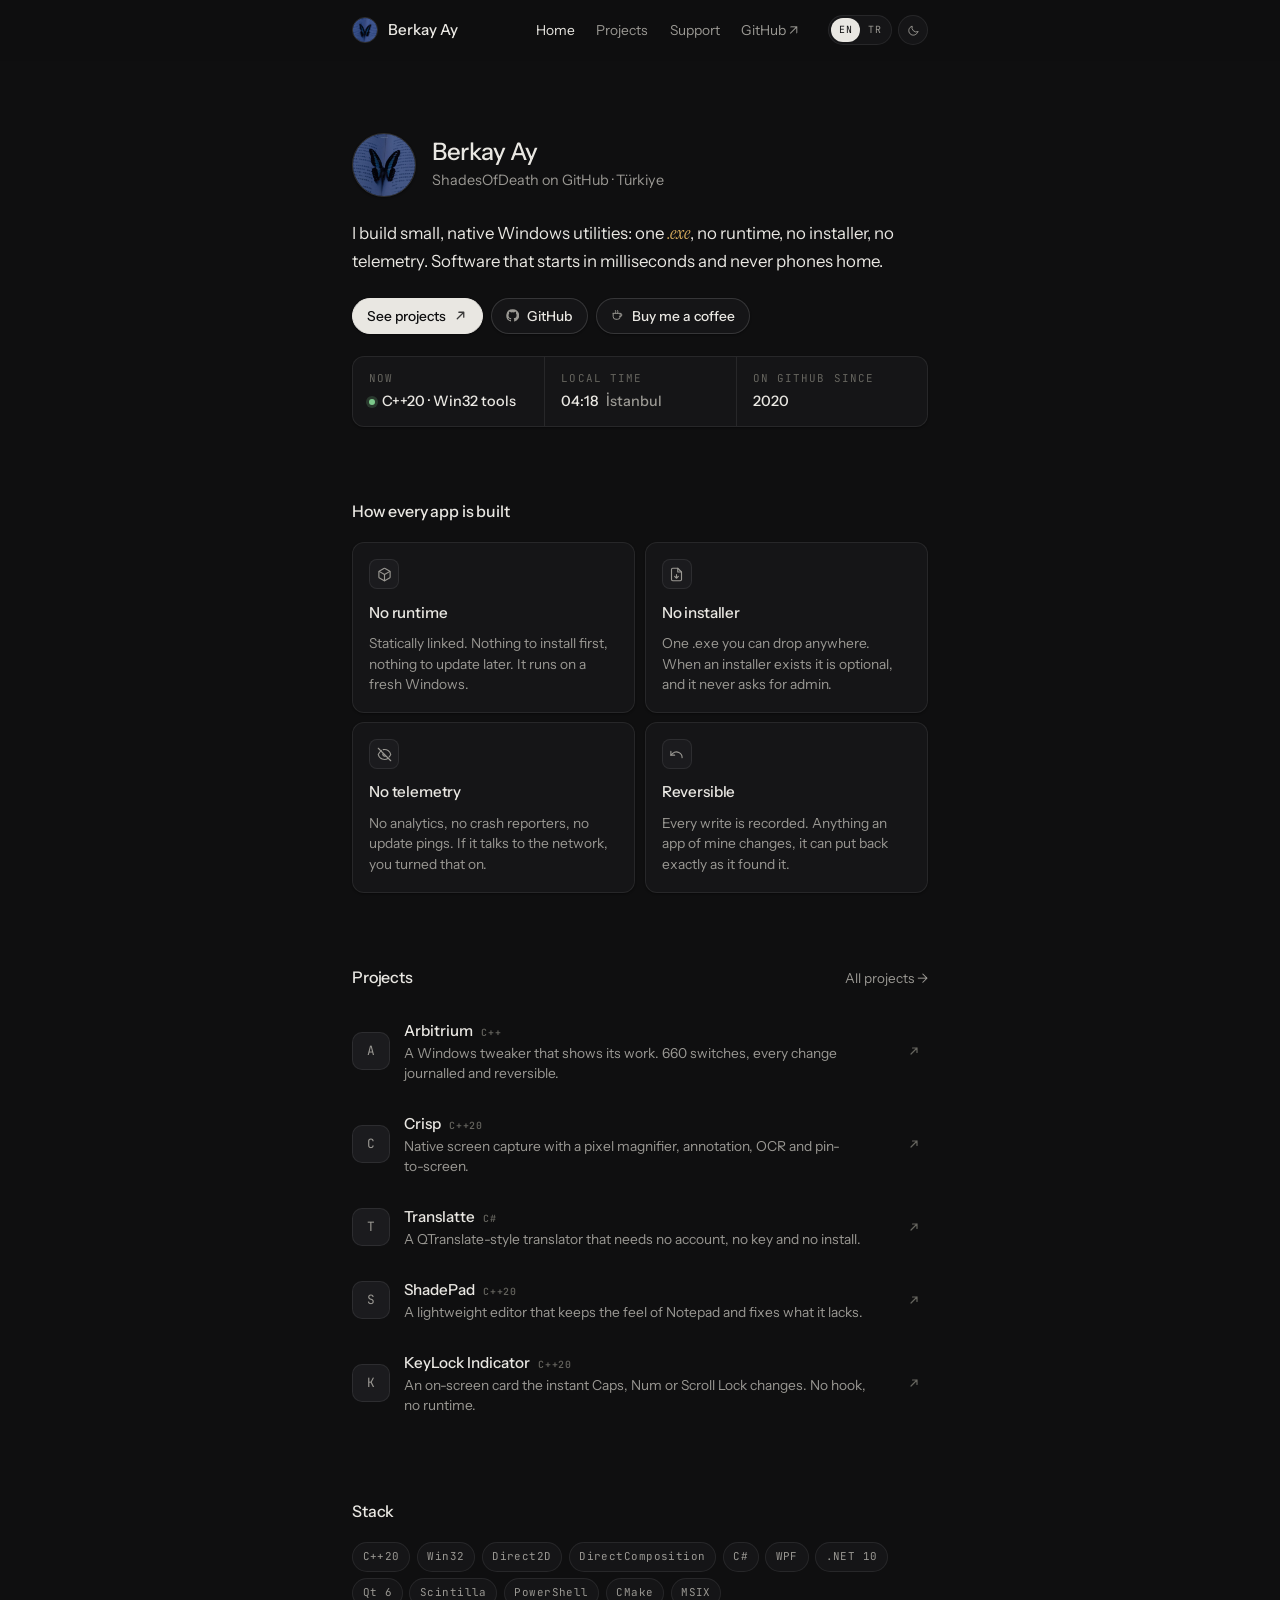
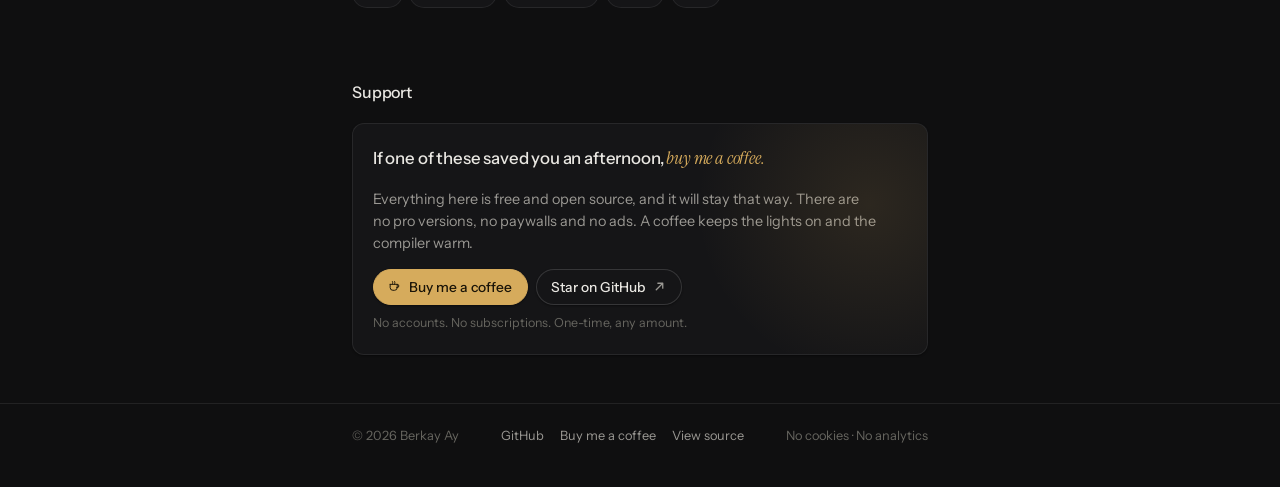
<file: index.html>
<!doctype html>
<html lang="en">
<head>
  <meta charset="utf-8">
  <meta name="viewport" content="width=device-width, initial-scale=1">
  <title>Berkay Ay</title>
  <meta name="description" content="Berkay Ay (ShadesOfDeath) builds small, single-file native Windows utilities. No runtime, no installer, no telemetry.">
  <meta name="author" content="Berkay Ay">
  <meta name="theme-color" content="#0f0f10">
  <meta property="og:type" content="website">
  <meta property="og:title" content="Berkay Ay">
  <meta property="og:description" content="Small, single-file utilities for Windows. No runtime, no installer, no telemetry.">
  <meta property="og:image" content="assets/img/berkay.webp">
  <link rel="icon" href="assets/favicon.svg" type="image/svg+xml">
  <script>
    (function () {
      try {
        var t = localStorage.getItem("theme"); if (t) document.documentElement.setAttribute("data-theme", t);
        var l = localStorage.getItem("lang");
        if (!l) l = ((navigator.language || "").toLowerCase().indexOf("tr") === 0) ? "tr" : "en";
        document.documentElement.lang = l;
      } catch (e) {}
    })();
  </script>
  <link rel="preconnect" href="https://fonts.googleapis.com">
  <link rel="preconnect" href="https://fonts.gstatic.com" crossorigin>
  <link href="https://fonts.googleapis.com/css2?family=Instrument+Sans:wght@400;500;600&family=Instrument+Serif:ital@1&family=JetBrains+Mono:wght@400;500&display=swap" rel="stylesheet">
  <link rel="stylesheet" href="assets/css/site.css">
</head>
<body data-page="index">
  <a class="skip" href="#main">Skip to content</a>

  <header class="top">
    <div class="wrap">
      <a class="brand" href="index.html"><img src="assets/img/berkay.webp" alt="" width="26" height="26"><span>Berkay Ay</span></a>
      <nav aria-label="Primary">
        <a href="index.html" aria-current="page" data-i18n="nav.index">Home</a>
        <a href="projects.html" data-i18n="nav.work">Projects</a>
        <a href="#support" data-i18n="nav.support">Support</a>
        <a href="https://github.com/shadesofdeath" target="_blank" rel="noopener">GitHub ↗</a>
      </nav>
      <div class="tools">
        <div class="seg" role="group" aria-label="Language">
          <button type="button" data-lang="en" aria-pressed="true">EN</button>
          <button type="button" data-lang="tr" aria-pressed="false">TR</button>
        </div>
        <button type="button" class="icon-btn" data-theme-toggle data-i18n-label="nav.theme" aria-label="Toggle theme">
          <svg class="moon" viewBox="0 0 24 24" fill="none" stroke="currentColor" stroke-width="1.8" stroke-linecap="round" stroke-linejoin="round" aria-hidden="true"><path d="M20 14.5A8.5 8.5 0 0 1 9.5 4a8.5 8.5 0 1 0 10.5 10.5Z"/></svg>
          <svg class="sun" viewBox="0 0 24 24" fill="none" stroke="currentColor" stroke-width="1.8" stroke-linecap="round" aria-hidden="true"><circle cx="12" cy="12" r="4"/><path d="M12 2v2M12 20v2M2 12h2M20 12h2M4.9 4.9l1.4 1.4M17.7 17.7l1.4 1.4M4.9 19.1l1.4-1.4M17.7 6.3l1.4-1.4"/></svg>
        </button>
      </div>
    </div>
  </header>

  <main id="main" class="wrap">
    <!-- intro -->
    <section class="intro">
      <div class="intro__id in">
        <div class="avatar"><img src="assets/img/berkay.webp" alt="Berkay Ay" width="64" height="64"></div>
        <div>
          <h1>Berkay Ay</h1>
          <p class="intro__sub" data-i18n="hero.sub2">ShadesOfDeath on GitHub · Türkiye</p>
        </div>
      </div>
      <p class="lede in" style="--d:.08s" data-i18n="hero.lede">I build small, native Windows utilities: one <em>.exe</em>, no runtime, no installer, no telemetry. Software that starts in milliseconds and never phones home.</p>
      <div class="intro__actions in" style="--d:.16s">
        <a class="btn btn--primary" href="projects.html"><span data-i18n="hero.cta.work">See projects</span><svg class="arrow" viewBox="0 0 16 16" fill="none" stroke="currentColor" stroke-width="1.6" stroke-linecap="round" stroke-linejoin="round" aria-hidden="true"><path d="M4 12 12 4M6 4h6v6"/></svg></a>
        <a class="btn" href="https://github.com/shadesofdeath" target="_blank" rel="noopener"><svg viewBox="0 0 24 24" fill="currentColor" aria-hidden="true"><path d="M12 .5A11.5 11.5 0 0 0 8.4 22.9c.6.1.8-.3.8-.6v-2c-3.2.7-3.9-1.4-3.9-1.4-.5-1.3-1.3-1.7-1.3-1.7-1-.7.1-.7.1-.7 1.2.1 1.8 1.2 1.8 1.2 1 1.8 2.7 1.3 3.4 1 .1-.8.4-1.3.7-1.6-2.6-.3-5.3-1.3-5.3-5.7 0-1.3.5-2.3 1.2-3.1-.1-.3-.5-1.5.1-3.1 0 0 1-.3 3.2 1.2a11 11 0 0 1 5.8 0c2.2-1.5 3.2-1.2 3.2-1.2.6 1.6.2 2.8.1 3.1.8.8 1.2 1.8 1.2 3.1 0 4.4-2.7 5.4-5.3 5.7.4.4.8 1.1.8 2.2v3.2c0 .3.2.7.8.6A11.5 11.5 0 0 0 12 .5Z"/></svg><span>GitHub</span></a>
        <a class="btn" href="https://buymeacoffee.com/berkayay" target="_blank" rel="noopener"><svg viewBox="0 0 24 24" fill="none" stroke="currentColor" stroke-width="1.8" stroke-linecap="round" stroke-linejoin="round" aria-hidden="true"><path d="M4 8h13a3 3 0 0 1 0 6h-1"/><path d="M4 8v6a5 5 0 0 0 5 5h3a5 5 0 0 0 5-5V8"/><path d="M8 3c0 1 .8 1.2.8 2.2S8 6.5 8 7.5M12 3c0 1 .8 1.2.8 2.2S12 6.5 12 7.5"/></svg><span data-i18n="hero.cta.coffee">Buy me a coffee</span></a>
      </div>
      <div class="now in" style="--d:.24s">
        <div><span class="label" data-i18n="now.1.k">Now</span><strong><i aria-hidden="true"></i><span data-i18n="now.1.v">C++20 · Win32 tools</span></strong></div>
        <div><span class="label" data-i18n="now.2.k">Local time</span><strong><span id="clock">--:--</span><span class="muted">İstanbul</span></strong></div>
        <div><span class="label" data-i18n="now.3.k">On GitHub since</span><strong>2020</strong></div>
      </div>
    </section>

    <!-- principles -->
    <section class="section" id="rules">
      <div class="section__head in" style="--d:.3s"><h2 data-i18n="rules.title2">How every app is built</h2></div>
      <div class="tiles">
        <div class="tile in" style="--d:.34s">
          <span class="tile__icon"><svg viewBox="0 0 24 24" fill="none" stroke="currentColor" stroke-width="1.8" stroke-linecap="round" stroke-linejoin="round" aria-hidden="true"><path d="M21 16V8a2 2 0 0 0-1-1.73l-7-4a2 2 0 0 0-2 0l-7 4A2 2 0 0 0 3 8v8a2 2 0 0 0 1 1.73l7 4a2 2 0 0 0 2 0l7-4A2 2 0 0 0 21 16Z"/><path d="M3.3 7 12 12l8.7-5M12 22V12"/></svg></span>
          <h3 data-i18n="rules.1.h">No runtime</h3><p data-i18n="rules.1.p">Statically linked. Nothing to install first, nothing to update later. It runs on a fresh Windows.</p>
        </div>
        <div class="tile in" style="--d:.38s">
          <span class="tile__icon"><svg viewBox="0 0 24 24" fill="none" stroke="currentColor" stroke-width="1.8" stroke-linecap="round" stroke-linejoin="round" aria-hidden="true"><path d="M14 2H6a2 2 0 0 0-2 2v16a2 2 0 0 0 2 2h12a2 2 0 0 0 2-2V8Z"/><path d="M14 2v6h6M12 18v-6M9 15l3 3 3-3"/></svg></span>
          <h3 data-i18n="rules.2.h">No installer</h3><p data-i18n="rules.2.p">One .exe you can drop anywhere. When an installer exists it is optional, and it never asks for admin.</p>
        </div>
        <div class="tile in" style="--d:.42s">
          <span class="tile__icon"><svg viewBox="0 0 24 24" fill="none" stroke="currentColor" stroke-width="1.8" stroke-linecap="round" stroke-linejoin="round" aria-hidden="true"><path d="M17.9 17.9A10 10 0 0 1 2 12s2-4 5-6.5M9.9 4.2A10 10 0 0 1 22 12s-1 2-2.5 3.7"/><path d="M14.1 14.1a3 3 0 0 1-4.2-4.2M2 2l20 20"/></svg></span>
          <h3 data-i18n="rules.3.h">No telemetry</h3><p data-i18n="rules.3.p">No analytics, no crash reporters, no update pings. If it talks to the network, you turned that on.</p>
        </div>
        <div class="tile in" style="--d:.46s">
          <span class="tile__icon"><svg viewBox="0 0 24 24" fill="none" stroke="currentColor" stroke-width="1.8" stroke-linecap="round" stroke-linejoin="round" aria-hidden="true"><path d="M3 7v6h6"/><path d="M21 17a9 9 0 0 0-15-6.7L3 13"/></svg></span>
          <h3 data-i18n="rules.4.h">Reversible</h3><p data-i18n="rules.4.p">Every write is recorded. Anything an app of mine changes, it can put back exactly as it found it.</p>
        </div>
      </div>
    </section>

    <!-- projects -->
    <section class="section" id="work">
      <div class="section__head in" style="--d:.2s"><h2 data-i18n="work.title2">Projects</h2><a href="projects.html" data-i18n="work.all">All projects →</a></div>
      <div class="list" id="work-list">
        <noscript>
          <a class="item" href="https://github.com/shadesofdeath/Arbitrium"><span class="item__mark">A</span><span class="item__text"><span class="item__name">Arbitrium</span><span class="item__desc">A Windows tweaker that shows its work.</span></span></a>
          <a class="item" href="https://github.com/shadesofdeath/Crisp"><span class="item__mark">C</span><span class="item__text"><span class="item__name">Crisp</span><span class="item__desc">Native screen capture with annotation and OCR.</span></span></a>
          <a class="item" href="https://github.com/shadesofdeath/Translatte"><span class="item__mark">T</span><span class="item__text"><span class="item__name">Translatte</span><span class="item__desc">Translate anything, no API keys.</span></span></a>
          <a class="item" href="https://github.com/shadesofdeath/ShadePad"><span class="item__mark">S</span><span class="item__text"><span class="item__name">ShadePad</span><span class="item__desc">Notepad, with the gaps filled in.</span></span></a>
          <a class="item" href="https://github.com/shadesofdeath/KeyLockIndicator"><span class="item__mark">K</span><span class="item__text"><span class="item__name">KeyLock Indicator</span><span class="item__desc">Know your lock keys without looking down.</span></span></a>
        </noscript>
      </div>
    </section>

    <!-- stack -->
    <section class="section" id="stack">
      <div class="section__head in" style="--d:.2s"><h2 data-i18n="stack.title">Stack</h2></div>
      <div class="chips in" style="--d:.24s">
        <span class="chip">C++20</span><span class="chip">Win32</span><span class="chip">Direct2D</span><span class="chip">DirectComposition</span><span class="chip">C#</span><span class="chip">WPF</span><span class="chip">.NET 10</span><span class="chip">Qt 6</span><span class="chip">Scintilla</span><span class="chip">PowerShell</span><span class="chip">CMake</span><span class="chip">MSIX</span>
      </div>
    </section>

    <!-- support -->
    <section class="section" id="support">
      <div class="section__head in" style="--d:.2s"><h2 data-i18n="support.index">Support</h2></div>
      <div class="card in" style="--d:.24s">
        <h2 data-i18n="support.title2">If one of these saved you an afternoon, <em>buy me a coffee.</em></h2>
        <p data-i18n="support.text">Everything here is free and open source, and it will stay that way. There are no pro versions, no paywalls and no ads. A coffee keeps the lights on and the compiler warm.</p>
        <div class="card__actions">
          <a class="btn btn--accent" href="https://buymeacoffee.com/berkayay" target="_blank" rel="noopener"><svg viewBox="0 0 24 24" fill="none" stroke="currentColor" stroke-width="1.8" stroke-linecap="round" stroke-linejoin="round" aria-hidden="true"><path d="M4 8h13a3 3 0 0 1 0 6h-1"/><path d="M4 8v6a5 5 0 0 0 5 5h3a5 5 0 0 0 5-5V8"/><path d="M8 3c0 1 .8 1.2.8 2.2S8 6.5 8 7.5M12 3c0 1 .8 1.2.8 2.2S12 6.5 12 7.5"/></svg><span data-i18n="support.cta">Buy me a coffee</span></a>
          <a class="btn" href="https://github.com/shadesofdeath" target="_blank" rel="noopener"><span data-i18n="support.star">Star on GitHub</span><svg class="arrow" viewBox="0 0 16 16" fill="none" stroke="currentColor" stroke-width="1.6" stroke-linecap="round" stroke-linejoin="round" aria-hidden="true"><path d="M4 12 12 4M6 4h6v6"/></svg></a>
          <span class="card__note" data-i18n="support.note">No accounts. No subscriptions. One-time, any amount.</span>
        </div>
      </div>
    </section>
  </main>

  <footer class="foot">
    <div class="wrap">
      <span data-i18n="footer.rights">© 2026 Berkay Ay</span>
      <div class="foot__links">
        <a href="https://github.com/shadesofdeath" target="_blank" rel="noopener">GitHub</a>
        <a href="https://buymeacoffee.com/berkayay" target="_blank" rel="noopener" data-i18n="footer.coffee">Buy me a coffee</a>
        <a href="https://github.com/shadesofdeath/berkaycloud" target="_blank" rel="noopener" data-i18n="footer.source">View source</a>
      </div>
      <span data-i18n="footer.note">No cookies · No analytics</span>
    </div>
  </footer>

  <script src="assets/js/data.js"></script>
  <script src="assets/js/site.js"></script>
</body>
</html>
</file>
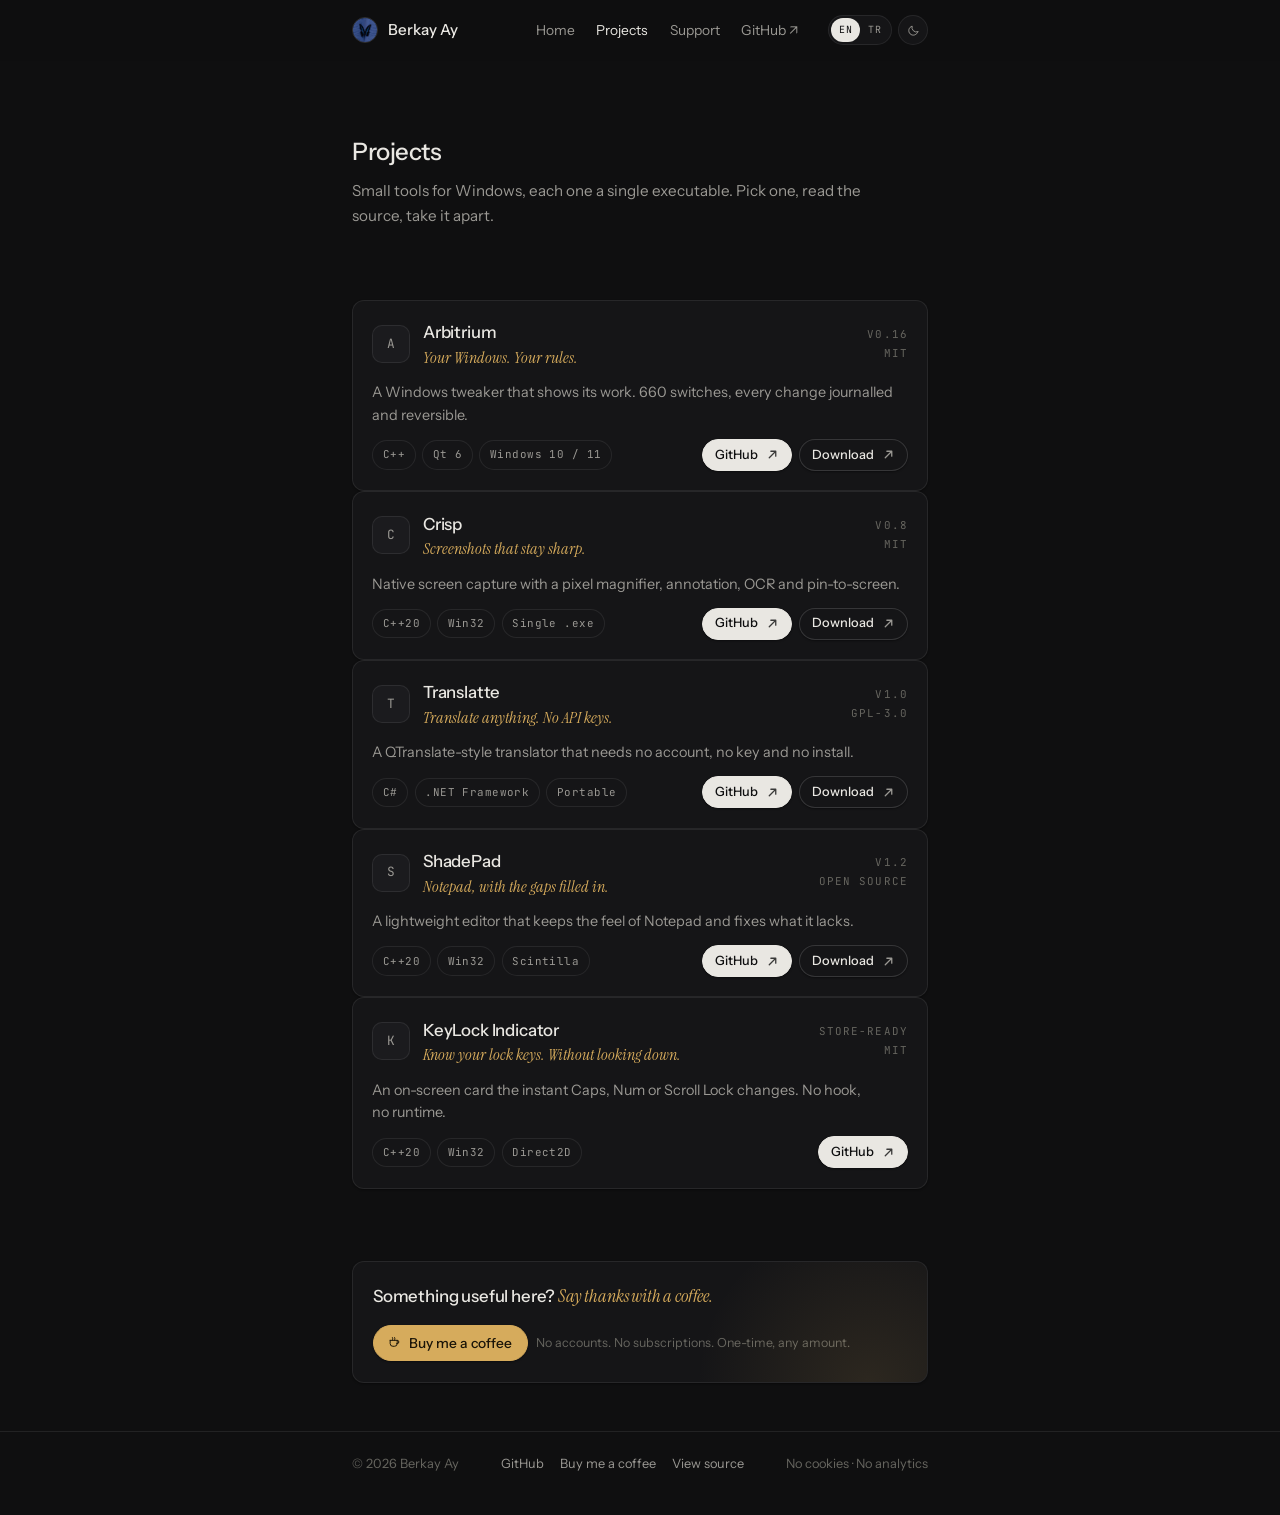
<file: projects.html>
<!doctype html>
<html lang="en">
<head>
  <meta charset="utf-8">
  <meta name="viewport" content="width=device-width, initial-scale=1">
  <title>Projects — Berkay Ay</title>
  <meta name="description" content="Native Windows utilities by Berkay Ay (ShadesOfDeath): Arbitrium, Crisp, Translatte, ShadePad and KeyLock Indicator.">
  <meta name="author" content="Berkay Ay">
  <meta name="theme-color" content="#0f0f10">
  <meta property="og:type" content="website">
  <meta property="og:title" content="Projects — Berkay Ay">
  <meta property="og:description" content="Small tools for Windows, each one a single executable.">
  <meta property="og:image" content="assets/img/berkay.webp">
  <link rel="icon" href="assets/favicon.svg" type="image/svg+xml">
  <script>
    (function () {
      try {
        var t = localStorage.getItem("theme"); if (t) document.documentElement.setAttribute("data-theme", t);
        var l = localStorage.getItem("lang");
        if (!l) l = ((navigator.language || "").toLowerCase().indexOf("tr") === 0) ? "tr" : "en";
        document.documentElement.lang = l;
      } catch (e) {}
    })();
  </script>
  <link rel="preconnect" href="https://fonts.googleapis.com">
  <link rel="preconnect" href="https://fonts.gstatic.com" crossorigin>
  <link href="https://fonts.googleapis.com/css2?family=Instrument+Sans:wght@400;500;600&family=Instrument+Serif:ital@1&family=JetBrains+Mono:wght@400;500&display=swap" rel="stylesheet">
  <link rel="stylesheet" href="assets/css/site.css">
</head>
<body data-page="projects">
  <a class="skip" href="#main">Skip to content</a>

  <header class="top">
    <div class="wrap">
      <a class="brand" href="index.html"><img src="assets/img/berkay.webp" alt="" width="26" height="26"><span>Berkay Ay</span></a>
      <nav aria-label="Primary">
        <a href="index.html" data-i18n="nav.index">Home</a>
        <a href="projects.html" aria-current="page" data-i18n="nav.work">Projects</a>
        <a href="index.html#support" data-i18n="nav.support">Support</a>
        <a href="https://github.com/shadesofdeath" target="_blank" rel="noopener">GitHub ↗</a>
      </nav>
      <div class="tools">
        <div class="seg" role="group" aria-label="Language">
          <button type="button" data-lang="en" aria-pressed="true">EN</button>
          <button type="button" data-lang="tr" aria-pressed="false">TR</button>
        </div>
        <button type="button" class="icon-btn" data-theme-toggle data-i18n-label="nav.theme" aria-label="Toggle theme">
          <svg class="moon" viewBox="0 0 24 24" fill="none" stroke="currentColor" stroke-width="1.8" stroke-linecap="round" stroke-linejoin="round" aria-hidden="true"><path d="M20 14.5A8.5 8.5 0 0 1 9.5 4a8.5 8.5 0 1 0 10.5 10.5Z"/></svg>
          <svg class="sun" viewBox="0 0 24 24" fill="none" stroke="currentColor" stroke-width="1.8" stroke-linecap="round" aria-hidden="true"><circle cx="12" cy="12" r="4"/><path d="M12 2v2M12 20v2M2 12h2M20 12h2M4.9 4.9l1.4 1.4M17.7 17.7l1.4 1.4M4.9 19.1l1.4-1.4M17.7 6.3l1.4-1.4"/></svg>
        </button>
      </div>
    </div>
  </header>

  <main id="main" class="wrap">
    <section class="page-title in">
      <h1 data-i18n="projects.title">Projects</h1>
      <p data-i18n="projects.sub">Small tools for Windows, each one a single executable. Pick one, read the source, take it apart.</p>
    </section>

    <section class="section" aria-label="Projects" style="gap:.6rem">
      <div id="projects">
        <noscript>
          <p>
            <a href="https://github.com/shadesofdeath/Arbitrium">Arbitrium</a> ·
            <a href="https://github.com/shadesofdeath/Crisp">Crisp</a> ·
            <a href="https://github.com/shadesofdeath/Translatte">Translatte</a> ·
            <a href="https://github.com/shadesofdeath/ShadePad">ShadePad</a> ·
            <a href="https://github.com/shadesofdeath/KeyLockIndicator">KeyLock Indicator</a>
          </p>
        </noscript>
      </div>
    </section>

    <section class="section" id="support">
      <div class="card in" style="--d:.5s">
        <h2 data-i18n="band.title">Something useful here? <em>Say thanks with a coffee.</em></h2>
        <div class="card__actions">
          <a class="btn btn--accent" href="https://buymeacoffee.com/berkayay" target="_blank" rel="noopener"><svg viewBox="0 0 24 24" fill="none" stroke="currentColor" stroke-width="1.8" stroke-linecap="round" stroke-linejoin="round" aria-hidden="true"><path d="M4 8h13a3 3 0 0 1 0 6h-1"/><path d="M4 8v6a5 5 0 0 0 5 5h3a5 5 0 0 0 5-5V8"/><path d="M8 3c0 1 .8 1.2.8 2.2S8 6.5 8 7.5M12 3c0 1 .8 1.2.8 2.2S12 6.5 12 7.5"/></svg><span data-i18n="band.cta">Buy me a coffee</span></a>
          <span class="card__note" data-i18n="support.note">No accounts. No subscriptions. One-time, any amount.</span>
        </div>
      </div>
    </section>
  </main>

  <footer class="foot">
    <div class="wrap">
      <span data-i18n="footer.rights">© 2026 Berkay Ay</span>
      <div class="foot__links">
        <a href="https://github.com/shadesofdeath" target="_blank" rel="noopener">GitHub</a>
        <a href="https://buymeacoffee.com/berkayay" target="_blank" rel="noopener" data-i18n="footer.coffee">Buy me a coffee</a>
        <a href="https://github.com/shadesofdeath/berkaycloud" target="_blank" rel="noopener" data-i18n="footer.source">View source</a>
      </div>
      <span data-i18n="footer.note">No cookies · No analytics</span>
    </div>
  </footer>

  <script src="assets/js/data.js"></script>
  <script src="assets/js/site.js"></script>
</body>
</html>
</file>
<file: assets/css/site.css>
/* ------------------------------------------------------------------
   berkaycloud — quiet, warm, small.
   One narrow column, soft surfaces, one accent. No framework.
   ------------------------------------------------------------------ */

:root {
  --bg: #0f0f10;
  --surface: #151517;
  --surface-2: #1b1b1e;
  --line: rgba(255, 255, 255, 0.08);
  --line-2: rgba(255, 255, 255, 0.14);
  --ink: #e9e7e2;
  --ink-2: #9a9893;
  --ink-3: #66655f;
  --accent: #d6ab5c;
  --accent-soft: rgba(214, 171, 92, 0.12);
  --ok: #7cc98b;
  --shadow: 0 1px 2px rgba(0,0,0,.4);
  --shadow-2: 0 12px 32px -12px rgba(0,0,0,.6);

  --font: "Instrument Sans", "Inter", system-ui, -apple-system, "Segoe UI", sans-serif;
  --serif: "Instrument Serif", "Iowan Old Style", Georgia, serif;
  --mono: "JetBrains Mono", ui-monospace, "Cascadia Mono", Menlo, monospace;

  --col: 640px;
  --pad: clamp(1.25rem, 5vw, 2rem);
  --r: 12px;
  --r-s: 8px;
  --ease: cubic-bezier(0.16, 1, 0.3, 1);

  color-scheme: dark;
}

html[data-theme="light"] {
  --bg: #f7f6f3;
  --surface: #ffffff;
  --surface-2: #f1f0ec;
  --line: rgba(20, 20, 18, 0.08);
  --line-2: rgba(20, 20, 18, 0.14);
  --ink: #1b1b19;
  --ink-2: #6c6b66;
  --ink-3: #9d9c96;
  --accent: #a8792b;
  --accent-soft: rgba(168, 121, 43, 0.1);
  --ok: #2f9e4f;
  --shadow: 0 1px 2px rgba(20,20,18,.06);
  --shadow-2: 0 12px 32px -12px rgba(20,20,18,.18);
  color-scheme: light;
}

/* ---------- base ---------- */
*, *::before, *::after { box-sizing: border-box; }
html { -webkit-text-size-adjust: 100%; scroll-behavior: smooth; }
body {
  margin: 0;
  background: var(--bg);
  color: var(--ink);
  font-family: var(--font);
  font-size: 15.5px;
  line-height: 1.6;
  -webkit-font-smoothing: antialiased;
  -moz-osx-font-smoothing: grayscale;
  transition: background-color .4s var(--ease), color .4s var(--ease);
}
img, svg { display: block; max-width: 100%; }
a { color: inherit; text-decoration: none; }
button { font: inherit; color: inherit; background: none; border: 0; padding: 0; cursor: pointer; }
h1, h2, h3, p, dl, dd, figure, ul { margin: 0; }
ul { padding: 0; list-style: none; }
em { font-family: var(--serif); font-style: italic; font-weight: 400; font-size: 1.08em; }
::selection { background: var(--accent-soft); color: var(--ink); }
:focus-visible { outline: 2px solid var(--accent); outline-offset: 3px; border-radius: 4px; }

.skip {
  position: fixed; top: 8px; left: 8px; z-index: 100;
  padding: .5rem .75rem; background: var(--ink); color: var(--bg); border-radius: 6px;
  transform: translateY(-200%); transition: transform .2s; font-size: .8rem;
}
.skip:focus { transform: none; }

.wrap { max-width: var(--col); margin-inline: auto; padding-inline: var(--pad); }

.label {
  font-family: var(--mono); font-size: .68rem; letter-spacing: .1em; text-transform: uppercase;
  color: var(--ink-3); font-variant-numeric: tabular-nums;
}
.muted { color: var(--ink-2); }
.link { color: var(--ink); border-bottom: 1px solid var(--line-2); transition: border-color .25s; }
.link:hover { border-color: var(--accent); }

@view-transition { navigation: auto; }
::view-transition-old(root) { animation: vt-out .25s ease both; }
::view-transition-new(root) { animation: vt-in .4s var(--ease) both; }
@keyframes vt-out { to { opacity: 0; } }
@keyframes vt-in { from { opacity: 0; transform: translateY(6px); } }

/* ---------- header ---------- */
.top {
  position: sticky; top: 0; z-index: 50;
  background: color-mix(in srgb, var(--bg) 84%, transparent);
  -webkit-backdrop-filter: blur(12px); backdrop-filter: blur(12px);
  border-bottom: 1px solid transparent;
  transition: border-color .3s;
}
.top.is-scrolled { border-bottom-color: var(--line); }
.top .wrap { display: flex; align-items: center; gap: 1rem; height: 60px; }
.brand { display: inline-flex; align-items: center; gap: .6rem; font-weight: 500; font-size: .95rem; }
.brand img { width: 26px; height: 26px; border-radius: 50%; object-fit: cover; border: 1px solid var(--line-2); }
.top nav { margin-left: auto; display: flex; gap: .15rem; }
.top nav a {
  font-size: .86rem; color: var(--ink-2); padding: .35rem .6rem; border-radius: 6px;
  transition: color .2s, background-color .2s;
}
.top nav a:hover { color: var(--ink); background: var(--surface-2); }
.top nav a[aria-current="page"] { color: var(--ink); }
.tools { display: flex; align-items: center; gap: .35rem; margin-left: .25rem; }
.seg { display: inline-flex; border: 1px solid var(--line); border-radius: 999px; padding: 2px; background: var(--surface); }
.seg button { font-family: var(--mono); font-size: .62rem; letter-spacing: .06em; padding: .28rem .5rem; border-radius: 999px; color: var(--ink-2); transition: background-color .2s, color .2s; }
.seg button[aria-pressed="true"] { background: var(--ink); color: var(--bg); }
.icon-btn {
  width: 30px; height: 30px; border-radius: 999px; display: grid; place-items: center;
  border: 1px solid var(--line); background: var(--surface); color: var(--ink-2);
  transition: color .2s, border-color .2s, transform .3s var(--ease);
}
.icon-btn:hover { color: var(--ink); border-color: var(--line-2); transform: rotate(-15deg); }
.icon-btn svg { width: 13px; height: 13px; }
.icon-btn .sun { display: none; }
html[data-theme="light"] .icon-btn .sun { display: block; }
html[data-theme="light"] .icon-btn .moon { display: none; }
@media (max-width: 560px) {
  .top .wrap { height: auto; padding-block: .75rem; flex-wrap: wrap; row-gap: .5rem; }
  .top nav { margin-left: 0; width: 100%; order: 3; }
  .top nav a { padding-left: 0; }
  .tools { margin-left: auto; }
}

/* ---------- sections ---------- */
main { padding-block: clamp(3rem, 8vh, 5rem) 3rem; display: grid; gap: clamp(3.5rem, 8vh, 5rem); }
.section { display: grid; gap: 1.1rem; }
.section__head { display: flex; align-items: baseline; justify-content: space-between; gap: 1rem; }
.section__head h2 { font-size: 1rem; font-weight: 500; letter-spacing: -0.01em; }
.section__head a { font-size: .84rem; color: var(--ink-2); transition: color .2s; }
.section__head a:hover { color: var(--ink); }

/* ---------- intro ---------- */
.intro { display: grid; gap: 1.4rem; }
.intro__id { display: flex; align-items: center; gap: 1rem; }
.avatar { width: 64px; height: 64px; border-radius: 50%; overflow: hidden; border: 1px solid var(--line-2); flex: none; box-shadow: var(--shadow); }
.avatar img { width: 100%; height: 100%; object-fit: cover; filter: grayscale(.2); transition: transform .6s var(--ease), filter .6s; }
.avatar:hover img { transform: scale(1.08) rotate(-3deg); filter: none; }
.intro h1 { font-size: 1.5rem; font-weight: 500; letter-spacing: -0.02em; line-height: 1.2; }
.intro__sub { font-size: .9rem; color: var(--ink-2); margin-top: .15rem; }
.intro p.lede { font-size: 1.05rem; line-height: 1.6; color: var(--ink); text-wrap: pretty; max-width: 34em; }
.intro p.lede em { color: var(--accent); }
.intro__actions { display: flex; gap: .5rem; flex-wrap: wrap; }

.btn {
  display: inline-flex; align-items: center; gap: .5rem;
  height: 36px; padding: 0 .9rem; border-radius: 999px;
  font-size: .86rem; font-weight: 500;
  border: 1px solid var(--line-2); background: var(--surface); color: var(--ink);
  box-shadow: var(--shadow);
  transition: transform .3s var(--ease), border-color .2s, background-color .2s, color .2s;
}
.btn:hover { transform: translateY(-1px); border-color: var(--ink-3); }
.btn svg { width: 13px; height: 13px; color: var(--ink-2); transition: color .2s, transform .3s var(--ease); }
.btn:hover svg { color: var(--ink); }
.btn:hover .arrow { transform: translate(1px, -1px); }
.btn--primary { background: var(--ink); color: var(--bg); border-color: var(--ink); }
.btn--primary svg { color: var(--bg); opacity: .8; }
.btn--primary:hover { background: var(--ink); border-color: var(--ink); }
.btn--accent { background: var(--accent); color: #1a1408; border-color: var(--accent); }
.btn--accent svg { color: #1a1408; }
.btn--accent:hover { border-color: var(--accent); }

/* status strip */
.now {
  display: grid; grid-template-columns: repeat(3, minmax(0, 1fr));
  border: 1px solid var(--line); border-radius: var(--r); background: var(--surface); box-shadow: var(--shadow);
  overflow: hidden;
}
.now > div { padding: .8rem 1rem; display: grid; gap: .2rem; border-left: 1px solid var(--line); min-width: 0; }
.now > div:first-child { border-left: 0; }
.now strong { font-weight: 500; font-size: .9rem; display: flex; align-items: center; gap: .45rem; flex-wrap: wrap; }
.now i { width: 6px; height: 6px; border-radius: 50%; background: var(--ok); box-shadow: 0 0 0 3px color-mix(in srgb, var(--ok) 20%, transparent); flex: none; }
@media (max-width: 560px) {
  .now { grid-template-columns: 1fr; }
  .now > div { border-left: 0; border-top: 1px solid var(--line); }
  .now > div:first-child { border-top: 0; }
}

/* ---------- principles ---------- */
.tiles { display: grid; grid-template-columns: repeat(2, minmax(0, 1fr)); gap: .6rem; }
.tile {
  position: relative; padding: 1rem 1rem 1.05rem; border-radius: var(--r);
  border: 1px solid var(--line); background: var(--surface); box-shadow: var(--shadow);
  display: grid; gap: .5rem; align-content: start;
  transition: transform .35s var(--ease), border-color .25s, box-shadow .35s;
}
.tile:hover { transform: translateY(-2px); border-color: var(--line-2); box-shadow: var(--shadow-2); }
.tile__icon { width: 30px; height: 30px; border-radius: 8px; display: grid; place-items: center; background: var(--surface-2); color: var(--ink-2); border: 1px solid var(--line); }
.tile__icon svg { width: 15px; height: 15px; }
.tile:hover .tile__icon { color: var(--accent); background: var(--accent-soft); border-color: transparent; }
.tile h3 { font-size: .95rem; font-weight: 500; letter-spacing: -0.01em; margin-top: .2rem; }
.tile p { font-size: .86rem; line-height: 1.5; color: var(--ink-2); text-wrap: pretty; }
@media (max-width: 480px) { .tiles { grid-template-columns: 1fr; } }

/* ---------- project list ---------- */
.list { display: grid; gap: .35rem; }
.item {
  display: grid; grid-template-columns: 38px minmax(0, 1fr) auto; align-items: center; gap: .9rem;
  padding: .7rem .8rem; margin-inline: -.8rem; border-radius: var(--r);
  transition: background-color .2s;
}
.item:hover { background: var(--surface); }
.item__mark {
  width: 38px; height: 38px; border-radius: 10px; display: grid; place-items: center;
  border: 1px solid var(--line); background: var(--surface-2);
  font-family: var(--mono); font-size: .8rem; color: var(--ink-2);
  transition: color .2s, border-color .2s, background-color .2s;
}
.item:hover .item__mark { color: var(--accent); background: var(--accent-soft); border-color: transparent; }
.item__text { display: grid; gap: .05rem; min-width: 0; }
.item__name { font-weight: 500; font-size: .95rem; display: flex; align-items: baseline; gap: .5rem; }
.item__name small { font-family: var(--mono); font-size: .62rem; letter-spacing: .06em; color: var(--ink-3); text-transform: uppercase; }
.item__desc { font-size: .86rem; color: var(--ink-2); line-height: 1.45; text-wrap: pretty; }
.item__arrow { width: 28px; height: 28px; border-radius: 999px; display: grid; place-items: center; color: var(--ink-3); border: 1px solid transparent; transition: color .2s, border-color .2s, transform .3s var(--ease); }
.item__arrow svg { width: 12px; height: 12px; }
.item:hover .item__arrow { color: var(--ink); border-color: var(--line-2); transform: translate(1px, -1px); }
@media (max-width: 480px) { .item__arrow { display: none; } .item { grid-template-columns: 38px minmax(0, 1fr); } }

/* ---------- stack chips ---------- */
.chips { display: flex; flex-wrap: wrap; gap: .4rem; }
.chip {
  font-family: var(--mono); font-size: .68rem; letter-spacing: .04em;
  padding: .32rem .6rem; border-radius: 999px; border: 1px solid var(--line); background: var(--surface); color: var(--ink-2);
  transition: color .2s, border-color .2s;
}
.chip:hover { color: var(--ink); border-color: var(--line-2); }

/* ---------- support card ---------- */
.card {
  border: 1px solid var(--line); border-radius: var(--r); background: var(--surface); box-shadow: var(--shadow);
  padding: 1.25rem 1.25rem 1.3rem; display: grid; gap: .9rem;
  position: relative; overflow: hidden;
}
.card::before {
  content: ""; position: absolute; inset: -40% -20% auto auto; width: 60%; aspect-ratio: 1; border-radius: 50%;
  background: radial-gradient(closest-side, var(--accent-soft), transparent); pointer-events: none;
}
.card h2 { font-size: 1.05rem; font-weight: 500; letter-spacing: -0.01em; }
.card h2 em { color: var(--accent); }
.card p { font-size: .9rem; color: var(--ink-2); line-height: 1.55; text-wrap: pretty; max-width: 40em; }
.card__actions { display: flex; gap: .5rem; flex-wrap: wrap; align-items: center; }
.card__note { font-size: .78rem; color: var(--ink-3); }

/* ---------- footer ---------- */
.foot { border-top: 1px solid var(--line); padding-block: 1.4rem 2.5rem; }
.foot .wrap { display: flex; justify-content: space-between; gap: 1rem; flex-wrap: wrap; font-size: .8rem; color: var(--ink-3); }
.foot a { color: var(--ink-2); transition: color .2s; }
.foot a:hover { color: var(--ink); }
.foot__links { display: flex; gap: 1rem; flex-wrap: wrap; }

/* ---------- projects page ---------- */
.page-title { display: grid; gap: .5rem; }
.page-title h1 { font-size: 1.5rem; font-weight: 500; letter-spacing: -0.02em; }
.page-title p { color: var(--ink-2); font-size: .95rem; max-width: 36em; text-wrap: pretty; }

.project {
  border: 1px solid var(--line); border-radius: var(--r); background: var(--surface); box-shadow: var(--shadow);
  padding: 1.15rem 1.2rem 1.2rem; display: grid; gap: .8rem;
  transition: transform .35s var(--ease), border-color .25s, box-shadow .35s;
}
.project:hover { transform: translateY(-2px); border-color: var(--line-2); box-shadow: var(--shadow-2); }
.project__top { display: flex; align-items: center; gap: .8rem; }
.project__top .item__mark { flex: none; }
.project__title { display: grid; gap: .1rem; min-width: 0; }
.project__title h2 { font-size: 1.05rem; font-weight: 500; letter-spacing: -0.01em; }
.project__tag { font-family: var(--serif); font-style: italic; font-size: 1rem; color: var(--accent); line-height: 1.3; }
.project__meta { margin-left: auto; display: grid; gap: .1rem; text-align: right; flex: none; }
.project p.desc { font-size: .9rem; color: var(--ink-2); line-height: 1.55; text-wrap: pretty; }
.project__foot { display: flex; align-items: center; justify-content: space-between; gap: .75rem; flex-wrap: wrap; }
.project__links { display: flex; gap: .4rem; }
.btn--sm { height: 32px; padding: 0 .75rem; font-size: .8rem; }
@media (max-width: 480px) { .project__meta { display: none; } }

/* ---------- 404 ---------- */
.nf { min-height: 70vh; display: grid; place-content: center; text-align: center; gap: 1rem; }
.nf h1 { font-family: var(--mono); font-size: 2rem; font-weight: 400; color: var(--ink-3); }

/* ---------- motion ---------- */
.in { opacity: 0; transform: translateY(10px); animation: rise .7s var(--ease) forwards; animation-delay: var(--d, 0s); }
@keyframes rise { to { opacity: 1; transform: none; } }
@media (prefers-reduced-motion: reduce) {
  html { scroll-behavior: auto; }
  .in { animation: none; opacity: 1; transform: none; }
  ::view-transition-old(root), ::view-transition-new(root) { animation: none; }
  .tile, .project, .btn, .item__arrow, .icon-btn { transition: none; }
}
</file>
